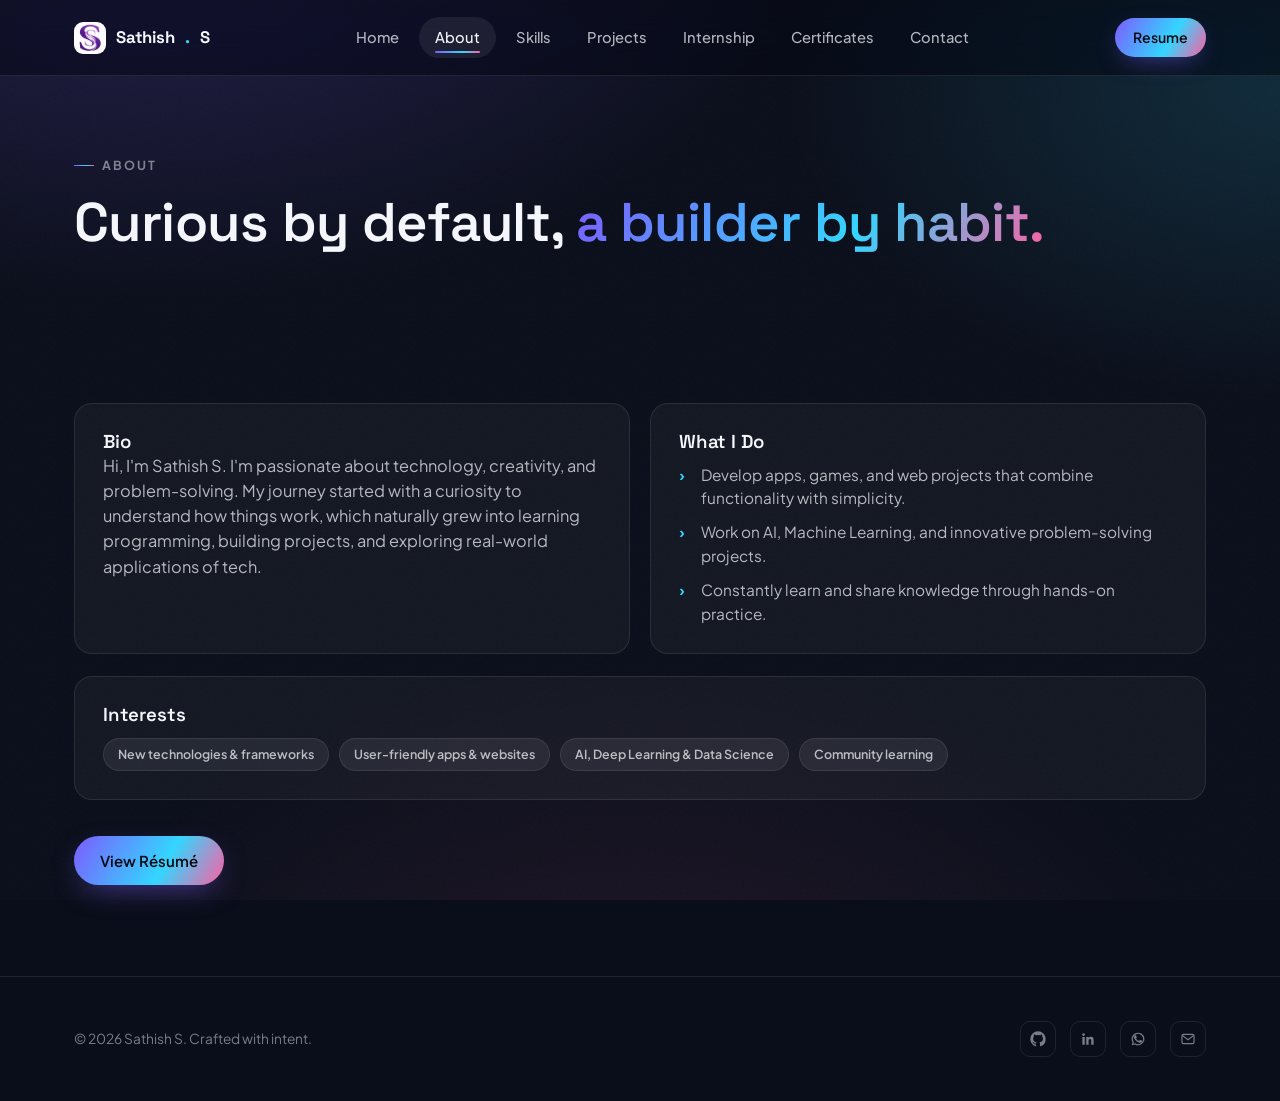
<file: about.html>
<!doctype html>
<html lang="en">
<head>
<meta charset="UTF-8" />
<meta name="viewport" content="width=device-width, initial-scale=1.0" />
<title>About · Sathish S | Portfolio</title>
<meta name="description" content="About Sathish S — background, focus areas, and what drives the work." />
<meta name="theme-color" content="#05070d" />
<link rel="icon" href="assets/images/logo.png" />
<link rel="manifest" href="assets/manifest.json" />
<link rel="preconnect" href="https://fonts.googleapis.com" />
<link rel="stylesheet" href="assets/css/tokens.css" />
<link rel="stylesheet" href="assets/css/base.css" />
<link rel="stylesheet" href="assets/css/components.css" />
<link rel="stylesheet" href="assets/css/animations.css" />
<link rel="stylesheet" href="assets/css/layout.css" />
<link rel="stylesheet" href="assets/css/certificates.css" />

<meta property="og:title" content="About · Sathish S | Portfolio" />
<meta property="og:description" content="About Sathish S — background, focus areas, and what drives the work." />
<meta property="og:type" content="website" />

</head>
<body>
<a class="skip-link" href="#main">Skip to content</a>
<div class="ambient-bg"></div>
<div class="noise"></div>
<nav class="nav">
  <div class="nav-inner">
    <a class="brand" href="home.html"><img src="assets/images/logo.png" alt="Sathish S logo" />Sathish<span class="dot">.</span>S</a>
    <div class="nav-links">
      <a href="home.html">Home</a>
<a href="about.html">About</a>
<a href="skills.html">Skills</a>
<a href="projects.html">Projects</a>
<a href="internship.html">Internship</a>
<a href="certificates.html">Certificates</a>
<a href="contact.html">Contact</a>
    </div>
    <a class="nav-cta" href="assets/docs/resume.pdf" target="_blank" rel="noopener">Resume</a>
    <button class="nav-toggle" aria-label="Toggle menu" aria-expanded="false"><svg viewBox="0 0 24 24" fill="none" stroke="currentColor" stroke-width="1.8" stroke-linecap="round"><path d="M4 7h16M4 12h16M4 17h16"/></svg></button>
  </div>
</nav>
<main id="main">

<section class="page-hero">
  <div class="container">
    <p class="eyebrow" data-reveal>About</p>
    <h1 data-reveal>Curious by default, <span class="gradient-text">a builder by habit.</span></h1>
  </div>
</section>

<section class="section-tight">
  <div class="container about-grid">
    <div class="card" data-reveal="left">
      <h3>Bio</h3>
      <p class="section-sub">
        Hi, I'm Sathish S. I'm passionate about technology, creativity, and problem-solving.
        My journey started with a curiosity to understand how things work, which naturally grew
        into learning programming, building projects, and exploring real-world applications of tech.
      </p>
    </div>
    <div class="card" data-reveal="right">
      <h3>What I Do</h3>
      <ul class="check-list">
        <li>Develop apps, games, and web projects that combine functionality with simplicity.</li>
        <li>Work on AI, Machine Learning, and innovative problem-solving projects.</li>
        <li>Constantly learn and share knowledge through hands-on practice.</li>
      </ul>
    </div>
  </div>

  <div class="container">
    <div class="card" data-reveal style="margin-top:22px;">
      <h3>Interests</h3>
      <div class="tag-row">
        <span class="pill">New technologies &amp; frameworks</span>
        <span class="pill">User-friendly apps &amp; websites</span>
        <span class="pill">AI, Deep Learning &amp; Data Science</span>
        <span class="pill">Community learning</span>
      </div>
    </div>
  </div>

  <div class="container" style="margin-top:36px;">
    <a class="btn btn-primary" href="assets/docs/resume.pdf" target="_blank" rel="noopener" data-reveal>View Résumé</a>
  </div>
</section>

</main>
<footer class="site-footer">
  <div class="container footer-inner">
    <span>&copy; <span data-year></span> Sathish S. Crafted with intent.</span>
    <div class="footer-social">
      <a href="https://github.com/sathish98-Subramani" target="_blank" rel="noopener" aria-label="GitHub"><svg viewBox="0 0 24 24" fill="currentColor"><path d="M12 .5A11.5 11.5 0 0 0 .5 12c0 5.08 3.29 9.39 7.86 10.91.57.1.78-.25.78-.55v-2.14c-3.2.7-3.87-1.36-3.87-1.36-.53-1.34-1.29-1.7-1.29-1.7-1.05-.72.08-.71.08-.71 1.16.08 1.77 1.19 1.77 1.19 1.03 1.77 2.71 1.26 3.37.96.1-.75.4-1.26.73-1.55-2.56-.29-5.25-1.28-5.25-5.7 0-1.26.45-2.29 1.19-3.09-.12-.29-.52-1.47.11-3.06 0 0 .97-.31 3.18 1.18a11.1 11.1 0 0 1 5.8 0c2.2-1.49 3.17-1.18 3.17-1.18.64 1.59.24 2.77.12 3.06.74.8 1.18 1.83 1.18 3.09 0 4.43-2.7 5.4-5.27 5.68.41.36.78 1.06.78 2.14v3.17c0 .3.21.66.79.55A11.5 11.5 0 0 0 23.5 12 11.5 11.5 0 0 0 12 .5Z"/></svg></a>
      <a href="https://www.linkedin.com/in/sathish-s-458304309" target="_blank" rel="noopener" aria-label="LinkedIn"><svg viewBox="0 0 24 24" fill="currentColor"><path d="M20.45 20.45h-3.56v-5.57c0-1.33-.02-3.04-1.85-3.04-1.86 0-2.14 1.45-2.14 2.94v5.67H9.34V9h3.41v1.56h.05c.48-.9 1.64-1.85 3.37-1.85 3.6 0 4.27 2.37 4.27 5.45v6.29ZM5.34 7.43a2.07 2.07 0 1 1 0-4.14 2.07 2.07 0 0 1 0 4.14ZM7.12 20.45H3.56V9h3.56v11.45Z"/></svg></a>
      <a href="https://wa.me/919941293589" target="_blank" rel="noopener" aria-label="WhatsApp"><svg viewBox="0 0 24 24" fill="currentColor"><path d="M17.47 14.38c-.3-.15-1.76-.87-2.03-.97-.27-.1-.47-.15-.67.15-.2.3-.77.97-.94 1.17-.17.2-.35.22-.65.07-.3-.15-1.25-.46-2.38-1.47-.88-.78-1.47-1.75-1.65-2.05-.17-.3-.02-.46.13-.61.13-.13.3-.35.45-.52.15-.17.2-.3.3-.5.1-.2.05-.37-.02-.52-.08-.15-.67-1.62-.92-2.21-.24-.58-.49-.5-.67-.51h-.57c-.2 0-.52.07-.79.37-.27.3-1.04 1.02-1.04 2.48s1.07 2.87 1.22 3.07c.15.2 2.1 3.2 5.08 4.49.71.31 1.26.49 1.69.63.71.23 1.36.2 1.87.12.57-.08 1.76-.72 2.01-1.42.25-.7.25-1.3.17-1.42-.07-.13-.27-.2-.57-.35Z"/><path d="M12 2.5a9.5 9.5 0 0 0-8.2 14.3L2.5 21.5l4.83-1.27A9.5 9.5 0 1 0 12 2.5Zm0 17.2a7.6 7.6 0 0 1-3.9-1.07l-.28-.17-2.85.75.76-2.78-.18-.28A7.68 7.68 0 1 1 12 19.7Z"/></svg></a>
      <a href="mailto:karthi99412@gmail.com" aria-label="Email"><svg viewBox="0 0 24 24" fill="none" stroke="currentColor" stroke-width="1.7"><rect x="3" y="5" width="18" height="14" rx="2"/><path d="m4 7 8 6 8-6"/></svg></a>
    </div>
  </div>
</footer>
<script src="assets/js/main.js"></script>

</body>
</html>
</file>
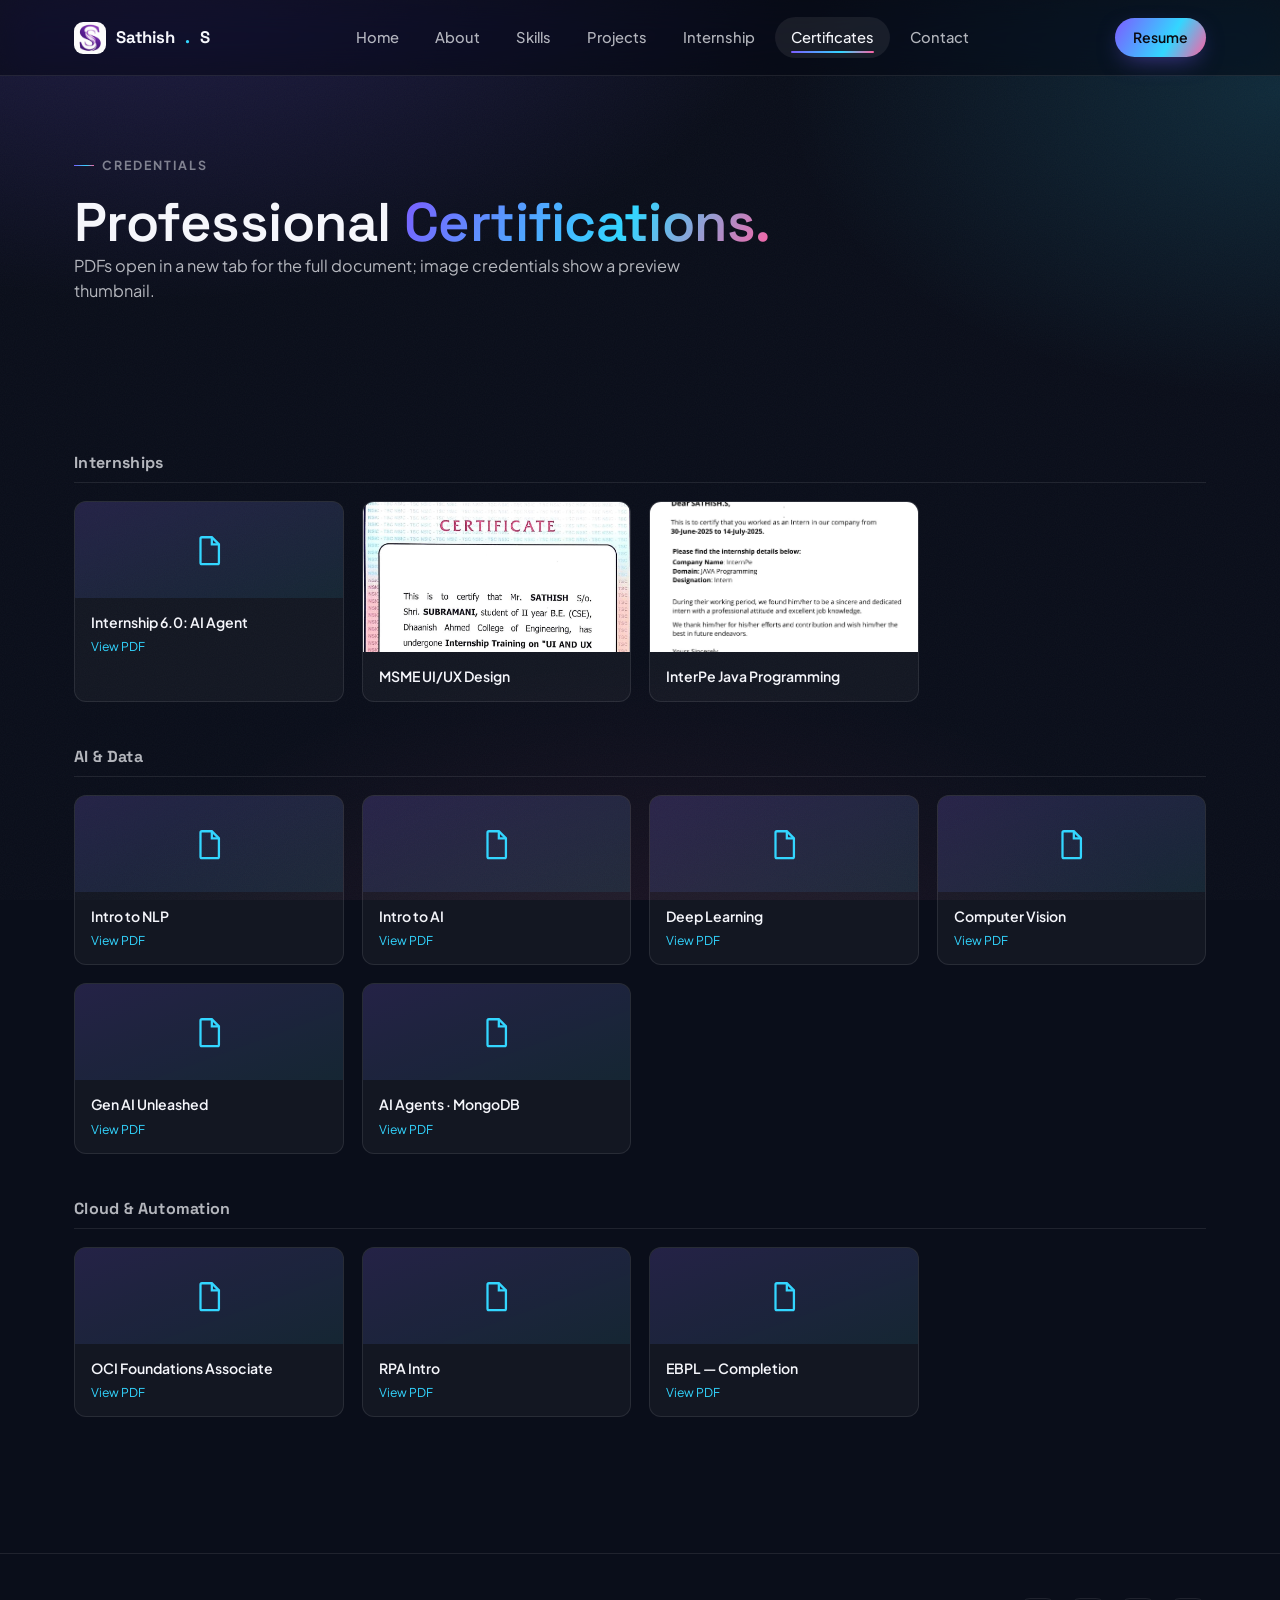
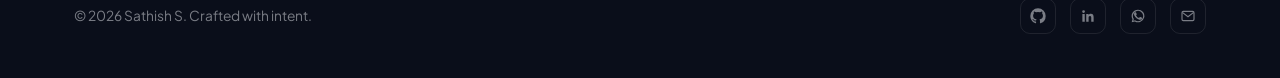
<file: certificates.html>
<!doctype html>
<html lang="en">
<head>
<meta charset="UTF-8" />
<meta name="viewport" content="width=device-width, initial-scale=1.0" />
<title>Certificates · Sathish S | Portfolio</title>
<meta name="description" content="Professional certifications earned by Sathish S." />
<meta name="theme-color" content="#05070d" />
<link rel="icon" href="assets/images/logo.png" />
<link rel="manifest" href="assets/manifest.json" />
<link rel="preconnect" href="https://fonts.googleapis.com" />
<link rel="stylesheet" href="assets/css/tokens.css" />
<link rel="stylesheet" href="assets/css/base.css" />
<link rel="stylesheet" href="assets/css/components.css" />
<link rel="stylesheet" href="assets/css/animations.css" />
<link rel="stylesheet" href="assets/css/layout.css" />
<link rel="stylesheet" href="assets/css/certificates.css" />

<meta property="og:title" content="Certificates · Sathish S | Portfolio" />
<meta property="og:description" content="Professional certifications earned by Sathish S." />
<meta property="og:type" content="website" />

</head>
<body>
<a class="skip-link" href="#main">Skip to content</a>
<div class="ambient-bg"></div>
<div class="noise"></div>
<nav class="nav">
  <div class="nav-inner">
    <a class="brand" href="home.html"><img src="assets/images/logo.png" alt="Sathish S logo" />Sathish<span class="dot">.</span>S</a>
    <div class="nav-links">
      <a href="home.html">Home</a>
<a href="about.html">About</a>
<a href="skills.html">Skills</a>
<a href="projects.html">Projects</a>
<a href="internship.html">Internship</a>
<a href="certificates.html">Certificates</a>
<a href="contact.html">Contact</a>
    </div>
    <a class="nav-cta" href="assets/docs/resume.pdf" target="_blank" rel="noopener">Resume</a>
    <button class="nav-toggle" aria-label="Toggle menu" aria-expanded="false"><svg viewBox="0 0 24 24" fill="none" stroke="currentColor" stroke-width="1.8" stroke-linecap="round"><path d="M4 7h16M4 12h16M4 17h16"/></svg></button>
  </div>
</nav>
<main id="main">

<section class="page-hero">
  <div class="container">
    <p class="eyebrow" data-reveal>Credentials</p>
    <h1 data-reveal>Professional <span class="gradient-text">Certifications.</span></h1>
    <p class="section-sub" data-reveal data-reveal-delay="80">
      PDFs open in a new tab for the full document; image credentials show a preview thumbnail.
    </p>
  </div>
</section>

<section class="section-tight">
  <div class="container" id="certificates-root">
    <noscript>JavaScript is required to display the certificate grid.</noscript>
  </div>
</section>

</main>
<footer class="site-footer">
  <div class="container footer-inner">
    <span>&copy; <span data-year></span> Sathish S. Crafted with intent.</span>
    <div class="footer-social">
      <a href="https://github.com/sathish98-Subramani" target="_blank" rel="noopener" aria-label="GitHub"><svg viewBox="0 0 24 24" fill="currentColor"><path d="M12 .5A11.5 11.5 0 0 0 .5 12c0 5.08 3.29 9.39 7.86 10.91.57.1.78-.25.78-.55v-2.14c-3.2.7-3.87-1.36-3.87-1.36-.53-1.34-1.29-1.7-1.29-1.7-1.05-.72.08-.71.08-.71 1.16.08 1.77 1.19 1.77 1.19 1.03 1.77 2.71 1.26 3.37.96.1-.75.4-1.26.73-1.55-2.56-.29-5.25-1.28-5.25-5.7 0-1.26.45-2.29 1.19-3.09-.12-.29-.52-1.47.11-3.06 0 0 .97-.31 3.18 1.18a11.1 11.1 0 0 1 5.8 0c2.2-1.49 3.17-1.18 3.17-1.18.64 1.59.24 2.77.12 3.06.74.8 1.18 1.83 1.18 3.09 0 4.43-2.7 5.4-5.27 5.68.41.36.78 1.06.78 2.14v3.17c0 .3.21.66.79.55A11.5 11.5 0 0 0 23.5 12 11.5 11.5 0 0 0 12 .5Z"/></svg></a>
      <a href="https://www.linkedin.com/in/sathish-s-458304309" target="_blank" rel="noopener" aria-label="LinkedIn"><svg viewBox="0 0 24 24" fill="currentColor"><path d="M20.45 20.45h-3.56v-5.57c0-1.33-.02-3.04-1.85-3.04-1.86 0-2.14 1.45-2.14 2.94v5.67H9.34V9h3.41v1.56h.05c.48-.9 1.64-1.85 3.37-1.85 3.6 0 4.27 2.37 4.27 5.45v6.29ZM5.34 7.43a2.07 2.07 0 1 1 0-4.14 2.07 2.07 0 0 1 0 4.14ZM7.12 20.45H3.56V9h3.56v11.45Z"/></svg></a>
      <a href="https://wa.me/919941293589" target="_blank" rel="noopener" aria-label="WhatsApp"><svg viewBox="0 0 24 24" fill="currentColor"><path d="M17.47 14.38c-.3-.15-1.76-.87-2.03-.97-.27-.1-.47-.15-.67.15-.2.3-.77.97-.94 1.17-.17.2-.35.22-.65.07-.3-.15-1.25-.46-2.38-1.47-.88-.78-1.47-1.75-1.65-2.05-.17-.3-.02-.46.13-.61.13-.13.3-.35.45-.52.15-.17.2-.3.3-.5.1-.2.05-.37-.02-.52-.08-.15-.67-1.62-.92-2.21-.24-.58-.49-.5-.67-.51h-.57c-.2 0-.52.07-.79.37-.27.3-1.04 1.02-1.04 2.48s1.07 2.87 1.22 3.07c.15.2 2.1 3.2 5.08 4.49.71.31 1.26.49 1.69.63.71.23 1.36.2 1.87.12.57-.08 1.76-.72 2.01-1.42.25-.7.25-1.3.17-1.42-.07-.13-.27-.2-.57-.35Z"/><path d="M12 2.5a9.5 9.5 0 0 0-8.2 14.3L2.5 21.5l4.83-1.27A9.5 9.5 0 1 0 12 2.5Zm0 17.2a7.6 7.6 0 0 1-3.9-1.07l-.28-.17-2.85.75.76-2.78-.18-.28A7.68 7.68 0 1 1 12 19.7Z"/></svg></a>
      <a href="mailto:karthi99412@gmail.com" aria-label="Email"><svg viewBox="0 0 24 24" fill="none" stroke="currentColor" stroke-width="1.7"><rect x="3" y="5" width="18" height="14" rx="2"/><path d="m4 7 8 6 8-6"/></svg></a>
    </div>
  </div>
</footer>
<script src="assets/js/main.js"></script>
<script src="assets/js/certificates.js"></script>
</body>
</html>
</file>
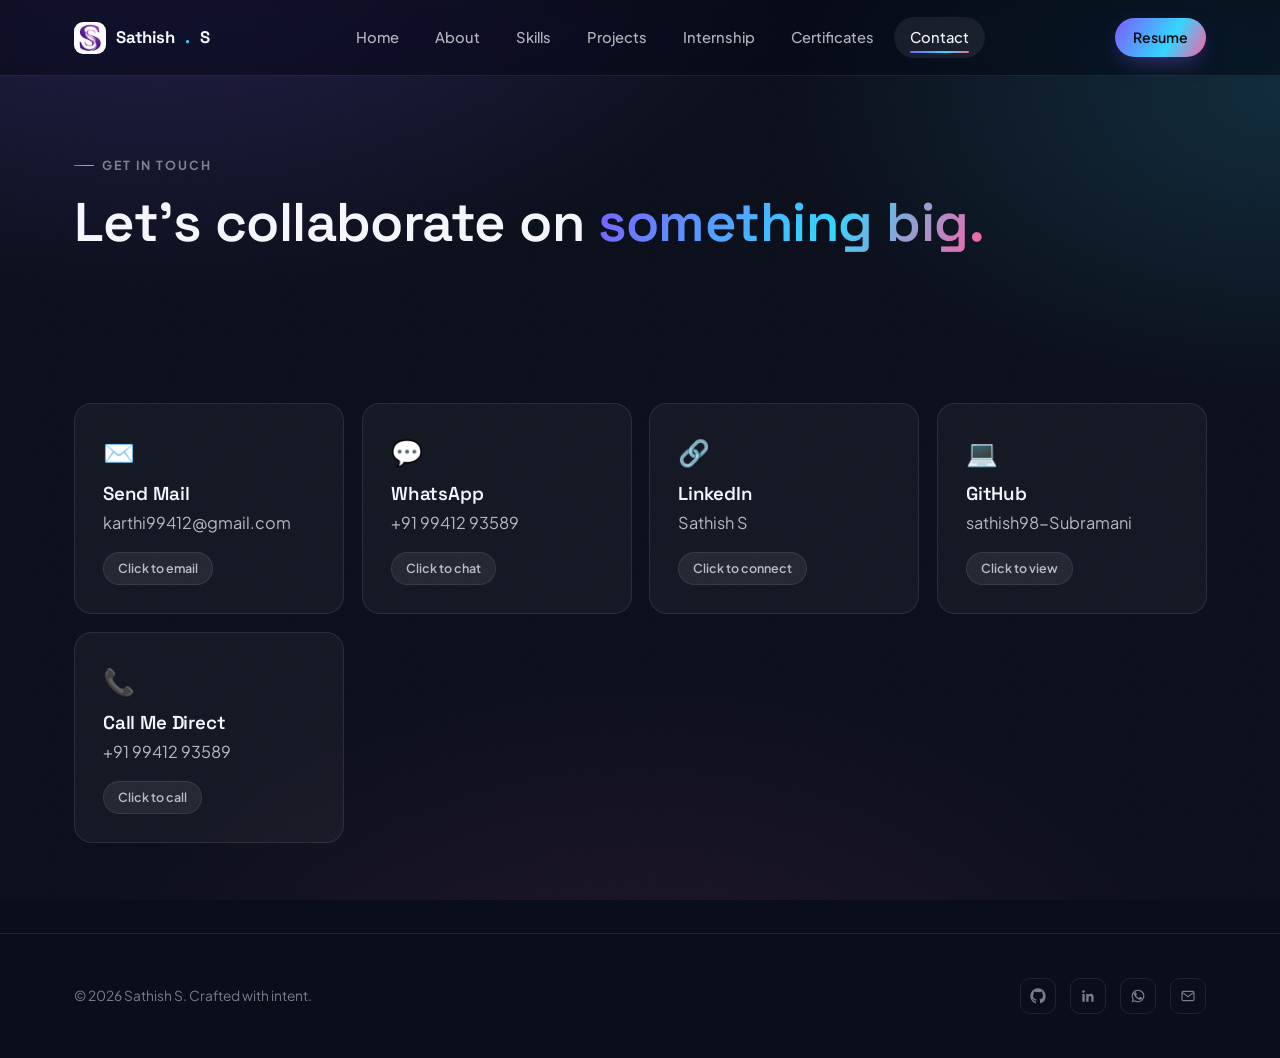
<file: contact.html>
<!doctype html>
<html lang="en">
<head>
<meta charset="UTF-8" />
<meta name="viewport" content="width=device-width, initial-scale=1.0" />
<title>Contact · Sathish S | Portfolio</title>
<meta name="description" content="Get in touch with Sathish S via email, WhatsApp, LinkedIn or GitHub." />
<meta name="theme-color" content="#05070d" />
<link rel="icon" href="assets/images/logo.png" />
<link rel="manifest" href="assets/manifest.json" />
<link rel="preconnect" href="https://fonts.googleapis.com" />
<link rel="stylesheet" href="assets/css/tokens.css" />
<link rel="stylesheet" href="assets/css/base.css" />
<link rel="stylesheet" href="assets/css/components.css" />
<link rel="stylesheet" href="assets/css/animations.css" />
<link rel="stylesheet" href="assets/css/layout.css" />
<link rel="stylesheet" href="assets/css/certificates.css" />

<meta property="og:title" content="Contact · Sathish S | Portfolio" />
<meta property="og:description" content="Get in touch with Sathish S via email, WhatsApp, LinkedIn or GitHub." />
<meta property="og:type" content="website" />

</head>
<body>
<a class="skip-link" href="#main">Skip to content</a>
<div class="ambient-bg"></div>
<div class="noise"></div>
<nav class="nav">
  <div class="nav-inner">
    <a class="brand" href="home.html"><img src="assets/images/logo.png" alt="Sathish S logo" />Sathish<span class="dot">.</span>S</a>
    <div class="nav-links">
      <a href="home.html">Home</a>
<a href="about.html">About</a>
<a href="skills.html">Skills</a>
<a href="projects.html">Projects</a>
<a href="internship.html">Internship</a>
<a href="certificates.html">Certificates</a>
<a href="contact.html">Contact</a>
    </div>
    <a class="nav-cta" href="assets/docs/resume.pdf" target="_blank" rel="noopener">Resume</a>
    <button class="nav-toggle" aria-label="Toggle menu" aria-expanded="false"><svg viewBox="0 0 24 24" fill="none" stroke="currentColor" stroke-width="1.8" stroke-linecap="round"><path d="M4 7h16M4 12h16M4 17h16"/></svg></button>
  </div>
</nav>
<main id="main">

<section class="page-hero">
  <div class="container">
    <p class="eyebrow" data-reveal>Get In Touch</p>
    <h1 data-reveal>Let's collaborate on <span class="gradient-text">something big.</span></h1>
  </div>
</section>

<section class="section-tight">
  <div class="container contact-grid">

    <a class="card contact-card tilt" href="mailto:karthi99412@gmail.com" data-reveal>
      <span class="contact-icon">✉️</span>
      <h3>Send Mail</h3>
      <p class="section-sub">karthi99412@gmail.com</p>
      <span class="pill">Click to email</span>
    </a>

    <a class="card contact-card tilt" href="https://wa.me/919941293589" target="_blank" rel="noopener" data-reveal data-reveal-delay="60">
      <span class="contact-icon">💬</span>
      <h3>WhatsApp</h3>
      <p class="section-sub">+91 99412 93589</p>
      <span class="pill">Click to chat</span>
    </a>

    <a class="card contact-card tilt" href="https://www.linkedin.com/in/sathish-s-458304309" target="_blank" rel="noopener" data-reveal data-reveal-delay="120">
      <span class="contact-icon">🔗</span>
      <h3>LinkedIn</h3>
      <p class="section-sub">Sathish S</p>
      <span class="pill">Click to connect</span>
    </a>

    <a class="card contact-card tilt" href="https://github.com/sathish98-Subramani" target="_blank" rel="noopener" data-reveal data-reveal-delay="180">
      <span class="contact-icon">💻</span>
      <h3>GitHub</h3>
      <p class="section-sub">sathish98-Subramani</p>
      <span class="pill">Click to view</span>
    </a>

    <a class="card contact-card tilt" href="tel:+919941293589" data-reveal data-reveal-delay="240">
      <span class="contact-icon">📞</span>
      <h3>Call Me Direct</h3>
      <p class="section-sub">+91 99412 93589</p>
      <span class="pill">Click to call</span>
    </a>

  </div>
</section>

</main>
<footer class="site-footer">
  <div class="container footer-inner">
    <span>&copy; <span data-year></span> Sathish S. Crafted with intent.</span>
    <div class="footer-social">
      <a href="https://github.com/sathish98-Subramani" target="_blank" rel="noopener" aria-label="GitHub"><svg viewBox="0 0 24 24" fill="currentColor"><path d="M12 .5A11.5 11.5 0 0 0 .5 12c0 5.08 3.29 9.39 7.86 10.91.57.1.78-.25.78-.55v-2.14c-3.2.7-3.87-1.36-3.87-1.36-.53-1.34-1.29-1.7-1.29-1.7-1.05-.72.08-.71.08-.71 1.16.08 1.77 1.19 1.77 1.19 1.03 1.77 2.71 1.26 3.37.96.1-.75.4-1.26.73-1.55-2.56-.29-5.25-1.28-5.25-5.7 0-1.26.45-2.29 1.19-3.09-.12-.29-.52-1.47.11-3.06 0 0 .97-.31 3.18 1.18a11.1 11.1 0 0 1 5.8 0c2.2-1.49 3.17-1.18 3.17-1.18.64 1.59.24 2.77.12 3.06.74.8 1.18 1.83 1.18 3.09 0 4.43-2.7 5.4-5.27 5.68.41.36.78 1.06.78 2.14v3.17c0 .3.21.66.79.55A11.5 11.5 0 0 0 23.5 12 11.5 11.5 0 0 0 12 .5Z"/></svg></a>
      <a href="https://www.linkedin.com/in/sathish-s-458304309" target="_blank" rel="noopener" aria-label="LinkedIn"><svg viewBox="0 0 24 24" fill="currentColor"><path d="M20.45 20.45h-3.56v-5.57c0-1.33-.02-3.04-1.85-3.04-1.86 0-2.14 1.45-2.14 2.94v5.67H9.34V9h3.41v1.56h.05c.48-.9 1.64-1.85 3.37-1.85 3.6 0 4.27 2.37 4.27 5.45v6.29ZM5.34 7.43a2.07 2.07 0 1 1 0-4.14 2.07 2.07 0 0 1 0 4.14ZM7.12 20.45H3.56V9h3.56v11.45Z"/></svg></a>
      <a href="https://wa.me/919941293589" target="_blank" rel="noopener" aria-label="WhatsApp"><svg viewBox="0 0 24 24" fill="currentColor"><path d="M17.47 14.38c-.3-.15-1.76-.87-2.03-.97-.27-.1-.47-.15-.67.15-.2.3-.77.97-.94 1.17-.17.2-.35.22-.65.07-.3-.15-1.25-.46-2.38-1.47-.88-.78-1.47-1.75-1.65-2.05-.17-.3-.02-.46.13-.61.13-.13.3-.35.45-.52.15-.17.2-.3.3-.5.1-.2.05-.37-.02-.52-.08-.15-.67-1.62-.92-2.21-.24-.58-.49-.5-.67-.51h-.57c-.2 0-.52.07-.79.37-.27.3-1.04 1.02-1.04 2.48s1.07 2.87 1.22 3.07c.15.2 2.1 3.2 5.08 4.49.71.31 1.26.49 1.69.63.71.23 1.36.2 1.87.12.57-.08 1.76-.72 2.01-1.42.25-.7.25-1.3.17-1.42-.07-.13-.27-.2-.57-.35Z"/><path d="M12 2.5a9.5 9.5 0 0 0-8.2 14.3L2.5 21.5l4.83-1.27A9.5 9.5 0 1 0 12 2.5Zm0 17.2a7.6 7.6 0 0 1-3.9-1.07l-.28-.17-2.85.75.76-2.78-.18-.28A7.68 7.68 0 1 1 12 19.7Z"/></svg></a>
      <a href="mailto:karthi99412@gmail.com" aria-label="Email"><svg viewBox="0 0 24 24" fill="none" stroke="currentColor" stroke-width="1.7"><rect x="3" y="5" width="18" height="14" rx="2"/><path d="m4 7 8 6 8-6"/></svg></a>
    </div>
  </div>
</footer>
<script src="assets/js/main.js"></script>

</body>
</html>
</file>
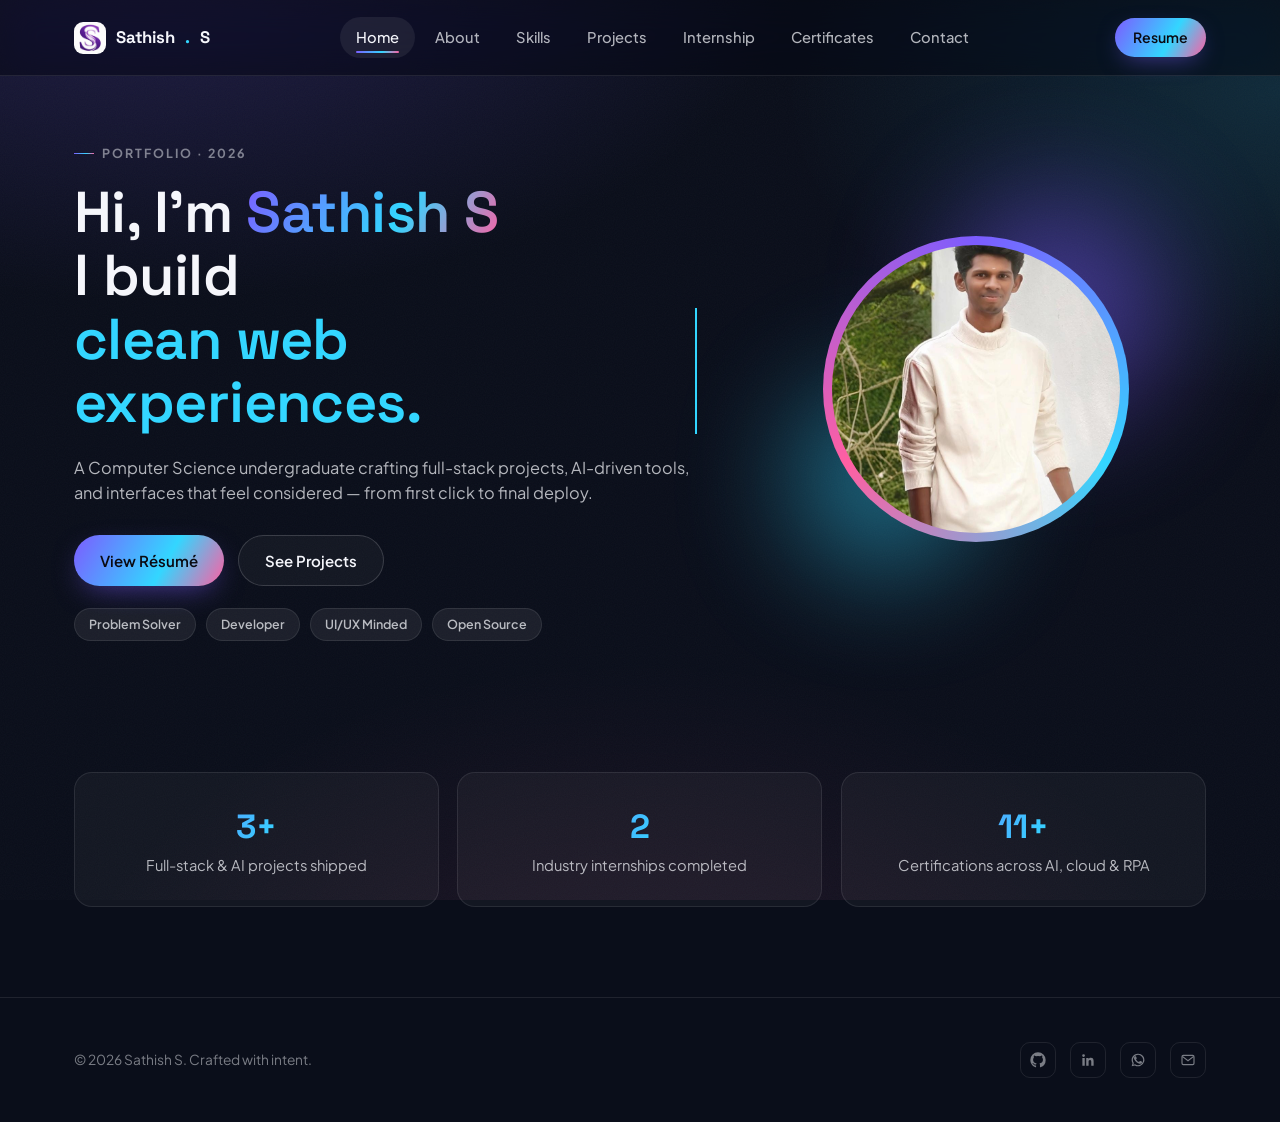
<file: home.html>
<!doctype html>
<html lang="en">
<head>
<meta charset="UTF-8" />
<meta name="viewport" content="width=device-width, initial-scale=1.0" />
<title>Home · Sathish S | Portfolio</title>
<meta name="description" content="Sathish S — Computer Science undergraduate building full-stack and AI-driven projects." />
<meta name="theme-color" content="#05070d" />
<link rel="icon" href="assets/images/logo.png" />
<link rel="manifest" href="assets/manifest.json" />
<link rel="preconnect" href="https://fonts.googleapis.com" />
<link rel="stylesheet" href="assets/css/tokens.css" />
<link rel="stylesheet" href="assets/css/base.css" />
<link rel="stylesheet" href="assets/css/components.css" />
<link rel="stylesheet" href="assets/css/animations.css" />
<link rel="stylesheet" href="assets/css/layout.css" />
<link rel="stylesheet" href="assets/css/certificates.css" />

<meta property="og:title" content="Home · Sathish S | Portfolio" />
<meta property="og:description" content="Sathish S — Computer Science undergraduate building full-stack and AI-driven projects." />
<meta property="og:type" content="website" />

</head>
<body>
<a class="skip-link" href="#main">Skip to content</a>
<div class="ambient-bg"></div>
<div class="noise"></div>
<nav class="nav">
  <div class="nav-inner">
    <a class="brand" href="home.html"><img src="assets/images/logo.png" alt="Sathish S logo" />Sathish<span class="dot">.</span>S</a>
    <div class="nav-links">
      <a href="home.html">Home</a>
<a href="about.html">About</a>
<a href="skills.html">Skills</a>
<a href="projects.html">Projects</a>
<a href="internship.html">Internship</a>
<a href="certificates.html">Certificates</a>
<a href="contact.html">Contact</a>
    </div>
    <a class="nav-cta" href="assets/docs/resume.pdf" target="_blank" rel="noopener">Resume</a>
    <button class="nav-toggle" aria-label="Toggle menu" aria-expanded="false"><svg viewBox="0 0 24 24" fill="none" stroke="currentColor" stroke-width="1.8" stroke-linecap="round"><path d="M4 7h16M4 12h16M4 17h16"/></svg></button>
  </div>
</nav>
<main id="main">

<section class="hero">
  <div class="container hero-grid">
    <div>
      <p class="eyebrow" data-reveal>Portfolio · 2026</p>
      <h1 data-reveal>
        Hi, I'm <span class="gradient-text">Sathish S</span><br />
        I build <span class="role-type" id="role-type">clean web experiences</span>
      </h1>
      <p class="section-sub" data-reveal data-reveal-delay="80">
        A Computer Science undergraduate crafting full-stack projects, AI-driven tools,
        and interfaces that feel considered — from first click to final deploy.
      </p>
      <div class="hero-actions" data-reveal data-reveal-delay="160">
        <a class="btn btn-primary" href="assets/docs/resume.pdf" target="_blank" rel="noopener">View Résumé</a>
        <a class="btn btn-ghost" href="projects.html">See Projects</a>
      </div>
      <div class="hero-roles" data-reveal data-reveal-delay="220">
        <span class="pill">Problem Solver</span>
        <span class="pill">Developer</span>
        <span class="pill">UI/UX Minded</span>
        <span class="pill">Open Source</span>
      </div>
    </div>
    <div class="hero-portrait" data-reveal="scale" data-reveal-delay="120">
      <div class="glow-ring">
        <img src="assets/images/sathish-profile.jpeg" alt="Portrait of Sathish S" />
      </div>
      <span class="blob" style="width:220px;height:220px;top:-40px;right:-40px;background:var(--accent-a);"></span>
      <span class="blob" style="width:180px;height:180px;bottom:-30px;left:-30px;background:var(--accent-b);animation-delay:1.5s;"></span>
    </div>
  </div>
</section>

<section class="section-tight">
  <div class="container stats-grid">
    <div class="card" data-reveal data-reveal-delay="0"><strong>3+</strong><span>Full-stack &amp; AI projects shipped</span></div>
    <div class="card" data-reveal data-reveal-delay="60"><strong>2</strong><span>Industry internships completed</span></div>
    <div class="card" data-reveal data-reveal-delay="120"><strong>11+</strong><span>Certifications across AI, cloud &amp; RPA</span></div>
  </div>
</section>

</main>
<footer class="site-footer">
  <div class="container footer-inner">
    <span>&copy; <span data-year></span> Sathish S. Crafted with intent.</span>
    <div class="footer-social">
      <a href="https://github.com/sathish98-Subramani" target="_blank" rel="noopener" aria-label="GitHub"><svg viewBox="0 0 24 24" fill="currentColor"><path d="M12 .5A11.5 11.5 0 0 0 .5 12c0 5.08 3.29 9.39 7.86 10.91.57.1.78-.25.78-.55v-2.14c-3.2.7-3.87-1.36-3.87-1.36-.53-1.34-1.29-1.7-1.29-1.7-1.05-.72.08-.71.08-.71 1.16.08 1.77 1.19 1.77 1.19 1.03 1.77 2.71 1.26 3.37.96.1-.75.4-1.26.73-1.55-2.56-.29-5.25-1.28-5.25-5.7 0-1.26.45-2.29 1.19-3.09-.12-.29-.52-1.47.11-3.06 0 0 .97-.31 3.18 1.18a11.1 11.1 0 0 1 5.8 0c2.2-1.49 3.17-1.18 3.17-1.18.64 1.59.24 2.77.12 3.06.74.8 1.18 1.83 1.18 3.09 0 4.43-2.7 5.4-5.27 5.68.41.36.78 1.06.78 2.14v3.17c0 .3.21.66.79.55A11.5 11.5 0 0 0 23.5 12 11.5 11.5 0 0 0 12 .5Z"/></svg></a>
      <a href="https://www.linkedin.com/in/sathish-s-458304309" target="_blank" rel="noopener" aria-label="LinkedIn"><svg viewBox="0 0 24 24" fill="currentColor"><path d="M20.45 20.45h-3.56v-5.57c0-1.33-.02-3.04-1.85-3.04-1.86 0-2.14 1.45-2.14 2.94v5.67H9.34V9h3.41v1.56h.05c.48-.9 1.64-1.85 3.37-1.85 3.6 0 4.27 2.37 4.27 5.45v6.29ZM5.34 7.43a2.07 2.07 0 1 1 0-4.14 2.07 2.07 0 0 1 0 4.14ZM7.12 20.45H3.56V9h3.56v11.45Z"/></svg></a>
      <a href="https://wa.me/919941293589" target="_blank" rel="noopener" aria-label="WhatsApp"><svg viewBox="0 0 24 24" fill="currentColor"><path d="M17.47 14.38c-.3-.15-1.76-.87-2.03-.97-.27-.1-.47-.15-.67.15-.2.3-.77.97-.94 1.17-.17.2-.35.22-.65.07-.3-.15-1.25-.46-2.38-1.47-.88-.78-1.47-1.75-1.65-2.05-.17-.3-.02-.46.13-.61.13-.13.3-.35.45-.52.15-.17.2-.3.3-.5.1-.2.05-.37-.02-.52-.08-.15-.67-1.62-.92-2.21-.24-.58-.49-.5-.67-.51h-.57c-.2 0-.52.07-.79.37-.27.3-1.04 1.02-1.04 2.48s1.07 2.87 1.22 3.07c.15.2 2.1 3.2 5.08 4.49.71.31 1.26.49 1.69.63.71.23 1.36.2 1.87.12.57-.08 1.76-.72 2.01-1.42.25-.7.25-1.3.17-1.42-.07-.13-.27-.2-.57-.35Z"/><path d="M12 2.5a9.5 9.5 0 0 0-8.2 14.3L2.5 21.5l4.83-1.27A9.5 9.5 0 1 0 12 2.5Zm0 17.2a7.6 7.6 0 0 1-3.9-1.07l-.28-.17-2.85.75.76-2.78-.18-.28A7.68 7.68 0 1 1 12 19.7Z"/></svg></a>
      <a href="mailto:karthi99412@gmail.com" aria-label="Email"><svg viewBox="0 0 24 24" fill="none" stroke="currentColor" stroke-width="1.7"><rect x="3" y="5" width="18" height="14" rx="2"/><path d="m4 7 8 6 8-6"/></svg></a>
    </div>
  </div>
</footer>
<script src="assets/js/main.js"></script>
<script src="assets/js/typewriter.js"></script>
</body>
</html>
</file>
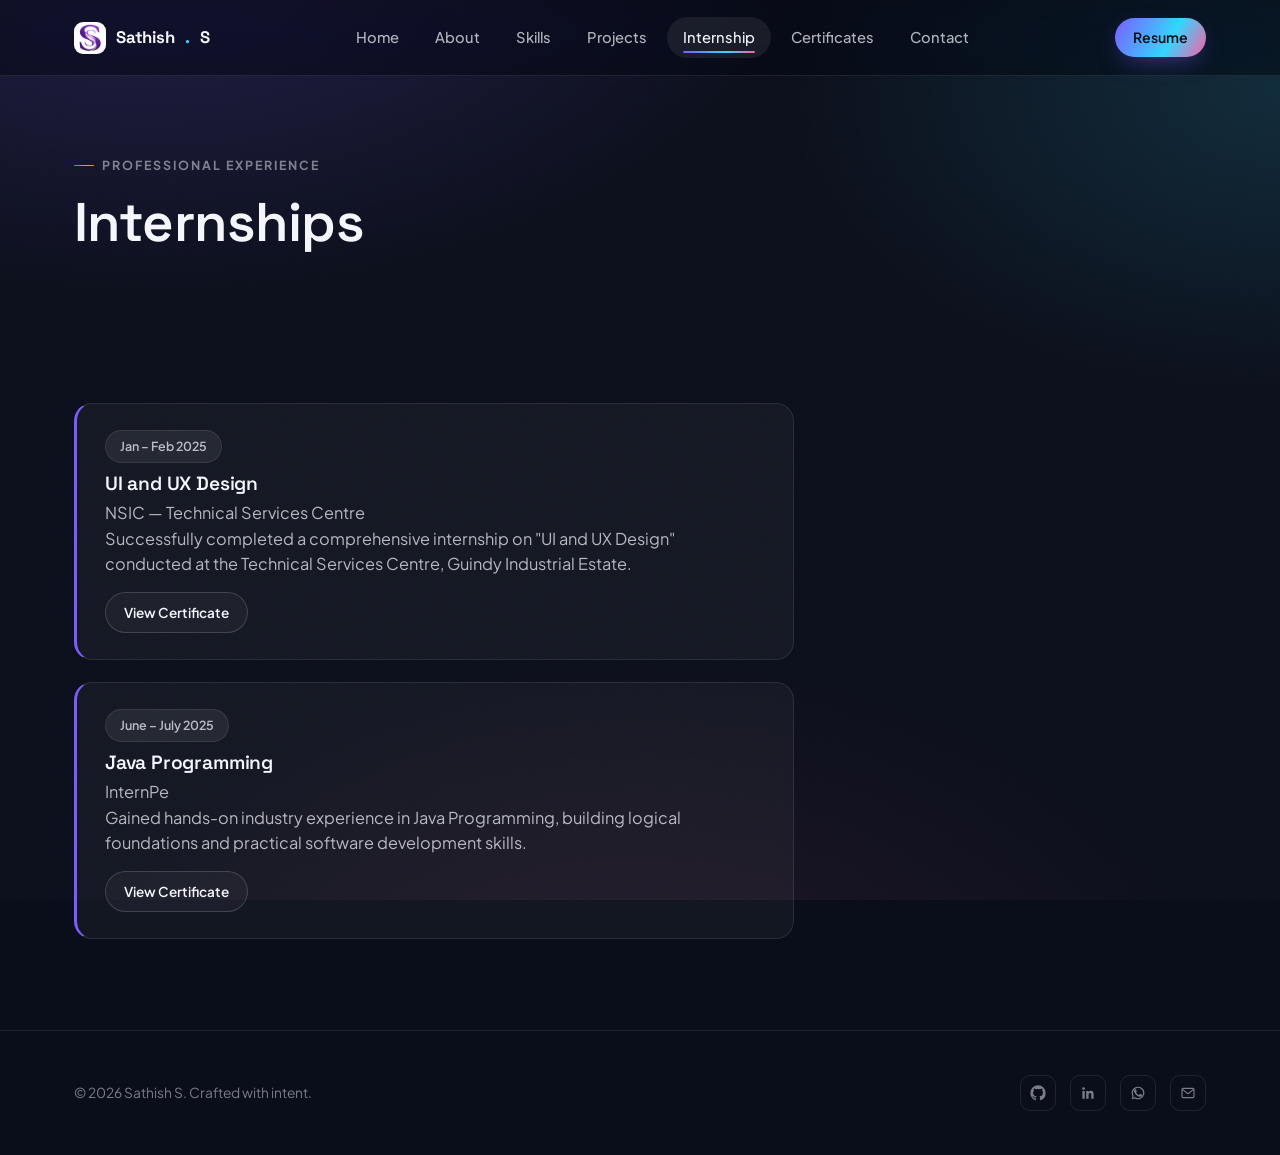
<file: internship.html>
<!doctype html>
<html lang="en">
<head>
<meta charset="UTF-8" />
<meta name="viewport" content="width=device-width, initial-scale=1.0" />
<title>Internships · Sathish S | Portfolio</title>
<meta name="description" content="Internship experience of Sathish S in UI/UX design and Java programming." />
<meta name="theme-color" content="#05070d" />
<link rel="icon" href="assets/images/logo.png" />
<link rel="manifest" href="assets/manifest.json" />
<link rel="preconnect" href="https://fonts.googleapis.com" />
<link rel="stylesheet" href="assets/css/tokens.css" />
<link rel="stylesheet" href="assets/css/base.css" />
<link rel="stylesheet" href="assets/css/components.css" />
<link rel="stylesheet" href="assets/css/animations.css" />
<link rel="stylesheet" href="assets/css/layout.css" />
<link rel="stylesheet" href="assets/css/certificates.css" />

<meta property="og:title" content="Internships · Sathish S | Portfolio" />
<meta property="og:description" content="Internship experience of Sathish S in UI/UX design and Java programming." />
<meta property="og:type" content="website" />

</head>
<body>
<a class="skip-link" href="#main">Skip to content</a>
<div class="ambient-bg"></div>
<div class="noise"></div>
<nav class="nav">
  <div class="nav-inner">
    <a class="brand" href="home.html"><img src="assets/images/logo.png" alt="Sathish S logo" />Sathish<span class="dot">.</span>S</a>
    <div class="nav-links">
      <a href="home.html">Home</a>
<a href="about.html">About</a>
<a href="skills.html">Skills</a>
<a href="projects.html">Projects</a>
<a href="internship.html">Internship</a>
<a href="certificates.html">Certificates</a>
<a href="contact.html">Contact</a>
    </div>
    <a class="nav-cta" href="assets/docs/resume.pdf" target="_blank" rel="noopener">Resume</a>
    <button class="nav-toggle" aria-label="Toggle menu" aria-expanded="false"><svg viewBox="0 0 24 24" fill="none" stroke="currentColor" stroke-width="1.8" stroke-linecap="round"><path d="M4 7h16M4 12h16M4 17h16"/></svg></button>
  </div>
</nav>
<main id="main">

<section class="page-hero">
  <div class="container">
    <p class="eyebrow" data-reveal>Professional Experience</p>
    <h1 data-reveal>Internships</h1>
  </div>
</section>

<section class="section-tight">
  <div class="container">
    <div class="timeline">

      <div class="timeline-item" data-reveal="left">
        <span class="pill">Jan – Feb 2025</span>
        <h3>UI and UX Design</h3>
        <p class="section-sub">NSIC — Technical Services Centre</p>
        <p class="section-sub">
          Successfully completed a comprehensive internship on "UI and UX Design" conducted at the
          Technical Services Centre, Guindy Industrial Estate.
        </p>
        <a class="btn btn-ghost" href="assets/certificates/msme-ui-ux-design.jpeg" target="_blank" rel="noopener">View Certificate</a>
      </div>

      <div class="timeline-item" data-reveal="left" data-reveal-delay="120">
        <span class="pill">June – July 2025</span>
        <h3>Java Programming</h3>
        <p class="section-sub">InternPe</p>
        <p class="section-sub">
          Gained hands-on industry experience in Java Programming, building logical foundations and
          practical software development skills.
        </p>
        <a class="btn btn-ghost" href="assets/certificates/interpe-java-programming.jpeg" target="_blank" rel="noopener">View Certificate</a>
      </div>

    </div>
  </div>
</section>

</main>
<footer class="site-footer">
  <div class="container footer-inner">
    <span>&copy; <span data-year></span> Sathish S. Crafted with intent.</span>
    <div class="footer-social">
      <a href="https://github.com/sathish98-Subramani" target="_blank" rel="noopener" aria-label="GitHub"><svg viewBox="0 0 24 24" fill="currentColor"><path d="M12 .5A11.5 11.5 0 0 0 .5 12c0 5.08 3.29 9.39 7.86 10.91.57.1.78-.25.78-.55v-2.14c-3.2.7-3.87-1.36-3.87-1.36-.53-1.34-1.29-1.7-1.29-1.7-1.05-.72.08-.71.08-.71 1.16.08 1.77 1.19 1.77 1.19 1.03 1.77 2.71 1.26 3.37.96.1-.75.4-1.26.73-1.55-2.56-.29-5.25-1.28-5.25-5.7 0-1.26.45-2.29 1.19-3.09-.12-.29-.52-1.47.11-3.06 0 0 .97-.31 3.18 1.18a11.1 11.1 0 0 1 5.8 0c2.2-1.49 3.17-1.18 3.17-1.18.64 1.59.24 2.77.12 3.06.74.8 1.18 1.83 1.18 3.09 0 4.43-2.7 5.4-5.27 5.68.41.36.78 1.06.78 2.14v3.17c0 .3.21.66.79.55A11.5 11.5 0 0 0 23.5 12 11.5 11.5 0 0 0 12 .5Z"/></svg></a>
      <a href="https://www.linkedin.com/in/sathish-s-458304309" target="_blank" rel="noopener" aria-label="LinkedIn"><svg viewBox="0 0 24 24" fill="currentColor"><path d="M20.45 20.45h-3.56v-5.57c0-1.33-.02-3.04-1.85-3.04-1.86 0-2.14 1.45-2.14 2.94v5.67H9.34V9h3.41v1.56h.05c.48-.9 1.64-1.85 3.37-1.85 3.6 0 4.27 2.37 4.27 5.45v6.29ZM5.34 7.43a2.07 2.07 0 1 1 0-4.14 2.07 2.07 0 0 1 0 4.14ZM7.12 20.45H3.56V9h3.56v11.45Z"/></svg></a>
      <a href="https://wa.me/919941293589" target="_blank" rel="noopener" aria-label="WhatsApp"><svg viewBox="0 0 24 24" fill="currentColor"><path d="M17.47 14.38c-.3-.15-1.76-.87-2.03-.97-.27-.1-.47-.15-.67.15-.2.3-.77.97-.94 1.17-.17.2-.35.22-.65.07-.3-.15-1.25-.46-2.38-1.47-.88-.78-1.47-1.75-1.65-2.05-.17-.3-.02-.46.13-.61.13-.13.3-.35.45-.52.15-.17.2-.3.3-.5.1-.2.05-.37-.02-.52-.08-.15-.67-1.62-.92-2.21-.24-.58-.49-.5-.67-.51h-.57c-.2 0-.52.07-.79.37-.27.3-1.04 1.02-1.04 2.48s1.07 2.87 1.22 3.07c.15.2 2.1 3.2 5.08 4.49.71.31 1.26.49 1.69.63.71.23 1.36.2 1.87.12.57-.08 1.76-.72 2.01-1.42.25-.7.25-1.3.17-1.42-.07-.13-.27-.2-.57-.35Z"/><path d="M12 2.5a9.5 9.5 0 0 0-8.2 14.3L2.5 21.5l4.83-1.27A9.5 9.5 0 1 0 12 2.5Zm0 17.2a7.6 7.6 0 0 1-3.9-1.07l-.28-.17-2.85.75.76-2.78-.18-.28A7.68 7.68 0 1 1 12 19.7Z"/></svg></a>
      <a href="mailto:karthi99412@gmail.com" aria-label="Email"><svg viewBox="0 0 24 24" fill="none" stroke="currentColor" stroke-width="1.7"><rect x="3" y="5" width="18" height="14" rx="2"/><path d="m4 7 8 6 8-6"/></svg></a>
    </div>
  </div>
</footer>
<script src="assets/js/main.js"></script>

</body>
</html>
</file>
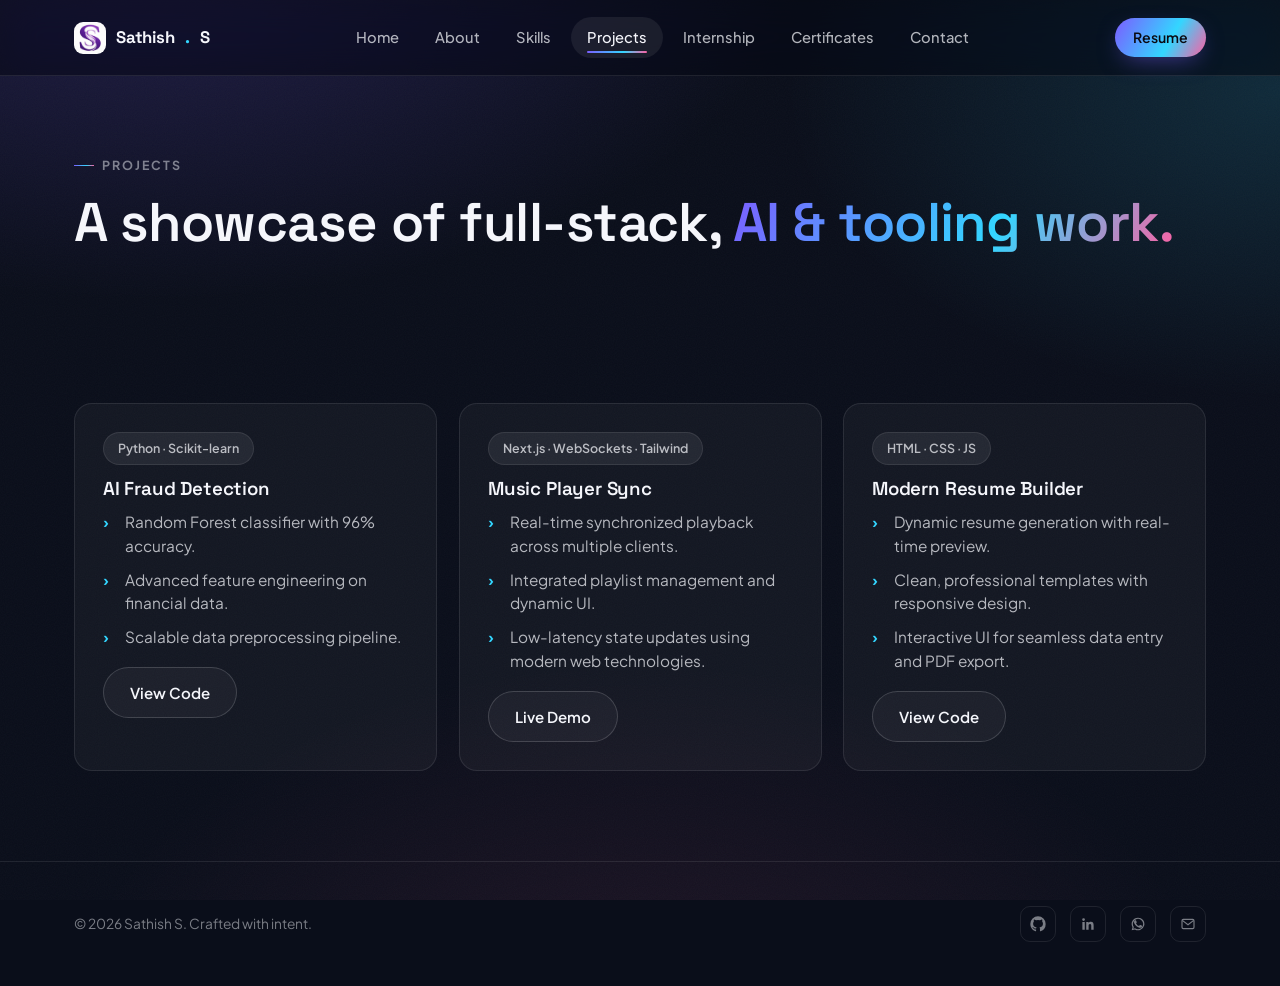
<file: projects.html>
<!doctype html>
<html lang="en">
<head>
<meta charset="UTF-8" />
<meta name="viewport" content="width=device-width, initial-scale=1.0" />
<title>Projects · Sathish S | Portfolio</title>
<meta name="description" content="Full-stack, AI and tooling projects built by Sathish S." />
<meta name="theme-color" content="#05070d" />
<link rel="icon" href="assets/images/logo.png" />
<link rel="manifest" href="assets/manifest.json" />
<link rel="preconnect" href="https://fonts.googleapis.com" />
<link rel="stylesheet" href="assets/css/tokens.css" />
<link rel="stylesheet" href="assets/css/base.css" />
<link rel="stylesheet" href="assets/css/components.css" />
<link rel="stylesheet" href="assets/css/animations.css" />
<link rel="stylesheet" href="assets/css/layout.css" />
<link rel="stylesheet" href="assets/css/certificates.css" />

<meta property="og:title" content="Projects · Sathish S | Portfolio" />
<meta property="og:description" content="Full-stack, AI and tooling projects built by Sathish S." />
<meta property="og:type" content="website" />

</head>
<body>
<a class="skip-link" href="#main">Skip to content</a>
<div class="ambient-bg"></div>
<div class="noise"></div>
<nav class="nav">
  <div class="nav-inner">
    <a class="brand" href="home.html"><img src="assets/images/logo.png" alt="Sathish S logo" />Sathish<span class="dot">.</span>S</a>
    <div class="nav-links">
      <a href="home.html">Home</a>
<a href="about.html">About</a>
<a href="skills.html">Skills</a>
<a href="projects.html">Projects</a>
<a href="internship.html">Internship</a>
<a href="certificates.html">Certificates</a>
<a href="contact.html">Contact</a>
    </div>
    <a class="nav-cta" href="assets/docs/resume.pdf" target="_blank" rel="noopener">Resume</a>
    <button class="nav-toggle" aria-label="Toggle menu" aria-expanded="false"><svg viewBox="0 0 24 24" fill="none" stroke="currentColor" stroke-width="1.8" stroke-linecap="round"><path d="M4 7h16M4 12h16M4 17h16"/></svg></button>
  </div>
</nav>
<main id="main">

<section class="page-hero">
  <div class="container">
    <p class="eyebrow" data-reveal>Projects</p>
    <h1 data-reveal>A showcase of full-stack, <span class="gradient-text">AI &amp; tooling work.</span></h1>
  </div>
</section>

<section class="section-tight">
  <div class="container projects-grid">

    <article class="card tilt" data-reveal>
      <span class="pill">Python · Scikit-learn</span>
      <h3 style="margin-top:14px;">AI Fraud Detection</h3>
      <ul class="check-list">
        <li>Random Forest classifier with 96% accuracy.</li>
        <li>Advanced feature engineering on financial data.</li>
        <li>Scalable data preprocessing pipeline.</li>
      </ul>
      <a class="btn btn-ghost" style="margin-top:18px;" href="https://github.com/sathish98-Subramani/Ai-Credit-Card-Fault-Detection.git" target="_blank" rel="noopener">View Code</a>
    </article>

    <article class="card tilt" data-reveal data-reveal-delay="80">
      <span class="pill">Next.js · WebSockets · Tailwind</span>
      <h3 style="margin-top:14px;">Music Player Sync</h3>
      <ul class="check-list">
        <li>Real-time synchronized playback across multiple clients.</li>
        <li>Integrated playlist management and dynamic UI.</li>
        <li>Low-latency state updates using modern web technologies.</li>
      </ul>
      <a class="btn btn-ghost" style="margin-top:18px;" href="https://music-player-sync-9846.vercel.app/" target="_blank" rel="noopener">Live Demo</a>
    </article>

    <article class="card tilt" data-reveal data-reveal-delay="160">
      <span class="pill">HTML · CSS · JS</span>
      <h3 style="margin-top:14px;">Modern Resume Builder</h3>
      <ul class="check-list">
        <li>Dynamic resume generation with real-time preview.</li>
        <li>Clean, professional templates with responsive design.</li>
        <li>Interactive UI for seamless data entry and PDF export.</li>
      </ul>
      <a class="btn btn-ghost" style="margin-top:18px;" href="https://github.com/sathish98-Subramani/Modern-Resume-Builder.git" target="_blank" rel="noopener">View Code</a>
    </article>

  </div>
</section>

</main>
<footer class="site-footer">
  <div class="container footer-inner">
    <span>&copy; <span data-year></span> Sathish S. Crafted with intent.</span>
    <div class="footer-social">
      <a href="https://github.com/sathish98-Subramani" target="_blank" rel="noopener" aria-label="GitHub"><svg viewBox="0 0 24 24" fill="currentColor"><path d="M12 .5A11.5 11.5 0 0 0 .5 12c0 5.08 3.29 9.39 7.86 10.91.57.1.78-.25.78-.55v-2.14c-3.2.7-3.87-1.36-3.87-1.36-.53-1.34-1.29-1.7-1.29-1.7-1.05-.72.08-.71.08-.71 1.16.08 1.77 1.19 1.77 1.19 1.03 1.77 2.71 1.26 3.37.96.1-.75.4-1.26.73-1.55-2.56-.29-5.25-1.28-5.25-5.7 0-1.26.45-2.29 1.19-3.09-.12-.29-.52-1.47.11-3.06 0 0 .97-.31 3.18 1.18a11.1 11.1 0 0 1 5.8 0c2.2-1.49 3.17-1.18 3.17-1.18.64 1.59.24 2.77.12 3.06.74.8 1.18 1.83 1.18 3.09 0 4.43-2.7 5.4-5.27 5.68.41.36.78 1.06.78 2.14v3.17c0 .3.21.66.79.55A11.5 11.5 0 0 0 23.5 12 11.5 11.5 0 0 0 12 .5Z"/></svg></a>
      <a href="https://www.linkedin.com/in/sathish-s-458304309" target="_blank" rel="noopener" aria-label="LinkedIn"><svg viewBox="0 0 24 24" fill="currentColor"><path d="M20.45 20.45h-3.56v-5.57c0-1.33-.02-3.04-1.85-3.04-1.86 0-2.14 1.45-2.14 2.94v5.67H9.34V9h3.41v1.56h.05c.48-.9 1.64-1.85 3.37-1.85 3.6 0 4.27 2.37 4.27 5.45v6.29ZM5.34 7.43a2.07 2.07 0 1 1 0-4.14 2.07 2.07 0 0 1 0 4.14ZM7.12 20.45H3.56V9h3.56v11.45Z"/></svg></a>
      <a href="https://wa.me/919941293589" target="_blank" rel="noopener" aria-label="WhatsApp"><svg viewBox="0 0 24 24" fill="currentColor"><path d="M17.47 14.38c-.3-.15-1.76-.87-2.03-.97-.27-.1-.47-.15-.67.15-.2.3-.77.97-.94 1.17-.17.2-.35.22-.65.07-.3-.15-1.25-.46-2.38-1.47-.88-.78-1.47-1.75-1.65-2.05-.17-.3-.02-.46.13-.61.13-.13.3-.35.45-.52.15-.17.2-.3.3-.5.1-.2.05-.37-.02-.52-.08-.15-.67-1.62-.92-2.21-.24-.58-.49-.5-.67-.51h-.57c-.2 0-.52.07-.79.37-.27.3-1.04 1.02-1.04 2.48s1.07 2.87 1.22 3.07c.15.2 2.1 3.2 5.08 4.49.71.31 1.26.49 1.69.63.71.23 1.36.2 1.87.12.57-.08 1.76-.72 2.01-1.42.25-.7.25-1.3.17-1.42-.07-.13-.27-.2-.57-.35Z"/><path d="M12 2.5a9.5 9.5 0 0 0-8.2 14.3L2.5 21.5l4.83-1.27A9.5 9.5 0 1 0 12 2.5Zm0 17.2a7.6 7.6 0 0 1-3.9-1.07l-.28-.17-2.85.75.76-2.78-.18-.28A7.68 7.68 0 1 1 12 19.7Z"/></svg></a>
      <a href="mailto:karthi99412@gmail.com" aria-label="Email"><svg viewBox="0 0 24 24" fill="none" stroke="currentColor" stroke-width="1.7"><rect x="3" y="5" width="18" height="14" rx="2"/><path d="m4 7 8 6 8-6"/></svg></a>
    </div>
  </div>
</footer>
<script src="assets/js/main.js"></script>

</body>
</html>
</file>
<file: assets/css/tokens.css>
:root {
  color-scheme: dark;

  /* Surfaces */
  --bg-0: #05070d;
  --bg-1: #0a0e1a;
  --bg-2: #1015246;
  --surface: rgba(255, 255, 255, 0.04);
  --surface-strong: rgba(255, 255, 255, 0.07);
  --border: rgba(255, 255, 255, 0.09);
  --border-strong: rgba(255, 255, 255, 0.16);

  /* Text */
  --text-0: #f5f6fb;
  --text-1: rgba(245, 246, 251, 0.72);
  --text-2: rgba(245, 246, 251, 0.48);

  /* Accents */
  --accent-a: #7c5cff;   /* violet */
  --accent-b: #33d6ff;   /* cyan */
  --accent-c: #ff5fa2;   /* pink */
  --accent-gradient: linear-gradient(120deg, var(--accent-a), var(--accent-b) 60%, var(--accent-c));

  /* Elevation */
  --shadow-soft: 0 20px 60px -20px rgba(0, 0, 0, 0.65);
  --shadow-glow: 0 0 0 1px rgba(124, 92, 255, 0.15), 0 20px 80px -20px rgba(124, 92, 255, 0.35);

  /* Motion */
  --ease-premium: cubic-bezier(0.16, 1, 0.3, 1);
  --ease-out-soft: cubic-bezier(0.22, 1, 0.36, 1);
  --dur-fast: 180ms;
  --dur-mid: 420ms;
  --dur-slow: 900ms;

  /* Type */
  --font-display: 'Space Grotesk', 'Plus Jakarta Sans', -apple-system, sans-serif;
  --font-body: 'Plus Jakarta Sans', -apple-system, BlinkMacSystemFont, sans-serif;

  /* Layout */
  --page-max: 1180px;
  --radius-lg: 28px;
  --radius-md: 18px;
  --radius-sm: 12px;
  --nav-h: 76px;
}

@media (prefers-color-scheme: light) {
  /* Site is intentionally dark-first (premium feel); no light overrides for now. */
}
</file>
<file: assets/css/base.css>
@import url('https://fonts.googleapis.com/css2?family=Space+Grotesk:wght@500;600;700&family=Plus+Jakarta+Sans:wght@300;400;500;600;700;800&display=swap');

*, *::before, *::after { box-sizing: border-box; }
html { scroll-behavior: smooth; }

@media (prefers-reduced-motion: reduce) {
  html { scroll-behavior: auto; }
  *, *::before, *::after {
    animation-duration: 0.001ms !important;
    animation-iteration-count: 1 !important;
    transition-duration: 0.001ms !important;
    scroll-behavior: auto !important;
  }
}

body {
  margin: 0;
  background: var(--bg-1);
  color: var(--text-0);
  font-family: var(--font-body);
  font-weight: 400;
  line-height: 1.55;
  -webkit-font-smoothing: antialiased;
  overflow-x: hidden;
}

h1, h2, h3, h4 {
  font-family: var(--font-display);
  font-weight: 600;
  line-height: 1.1;
  letter-spacing: -0.01em;
  margin: 0;
}

p { margin: 0; }
a { color: inherit; text-decoration: none; }
ul { margin: 0; padding: 0; list-style: none; }
img { max-width: 100%; display: block; }
button { font: inherit; color: inherit; background: none; border: none; cursor: pointer; }

::selection { background: var(--accent-a); color: white; }

/* Ambient gradient background layer, shared across pages */
.ambient-bg {
  position: fixed;
  inset: 0;
  z-index: -2;
  background:
    radial-gradient(1100px 620px at 12% -8%, rgba(124, 92, 255, 0.22), transparent 60%),
    radial-gradient(900px 560px at 100% 10%, rgba(51, 214, 255, 0.14), transparent 55%),
    radial-gradient(1000px 700px at 50% 120%, rgba(255, 95, 162, 0.10), transparent 60%),
    var(--bg-1);
  pointer-events: none;
}

.noise {
  position: fixed;
  inset: 0;
  z-index: -1;
  opacity: 0.035;
  pointer-events: none;
  background-image: url("data:image/svg+xml,%3Csvg xmlns='http://www.w3.org/2000/svg' width='120' height='120'%3E%3Cfilter id='n'%3E%3CfeTurbulence type='fractalNoise' baseFrequency='0.9' numOctaves='2' stitchTiles='stitch'/%3E%3C/filter%3E%3Crect width='100%25' height='100%25' filter='url(%23n)'/%3E%3C/svg%3E");
}

.container {
  max-width: var(--page-max);
  margin: 0 auto;
  padding: 0 24px;
}

::-webkit-scrollbar { width: 10px; }
::-webkit-scrollbar-track { background: transparent; }
::-webkit-scrollbar-thumb {
  background: rgba(255, 255, 255, 0.14);
  border-radius: 10px;
  border: 2px solid transparent;
  background-clip: padding-box;
}
::-webkit-scrollbar-thumb:hover { background: rgba(255, 255, 255, 0.24); background-clip: padding-box; }
</file>
<file: assets/css/components.css>
/* ============ NAV ============ */
.nav {
  position: fixed;
  top: 0; left: 0; right: 0;
  z-index: 100;
  height: var(--nav-h);
  display: flex;
  align-items: center;
  background: rgba(6, 9, 18, 0.55);
  backdrop-filter: blur(18px) saturate(140%);
  -webkit-backdrop-filter: blur(18px) saturate(140%);
  border-bottom: 1px solid var(--border);
  transition: background var(--dur-mid) var(--ease-out-soft), border-color var(--dur-mid);
}
.nav-inner {
  width: 100%;
  max-width: var(--page-max);
  margin: 0 auto;
  padding: 0 24px;
  display: flex;
  align-items: center;
  justify-content: space-between;
}
.brand {
  display: flex;
  align-items: center;
  gap: 10px;
  font-family: var(--font-display);
  font-weight: 700;
  font-size: 1.05rem;
  letter-spacing: -0.01em;
}
.brand img { width: 32px; height: 32px; border-radius: 9px; }
.brand .dot { color: var(--accent-b); }

.nav-links {
  display: flex;
  align-items: center;
  gap: 4px;
}
.nav-links a {
  position: relative;
  padding: 9px 16px;
  border-radius: 999px;
  font-size: 0.92rem;
  font-weight: 500;
  color: var(--text-1);
  transition: color var(--dur-fast) var(--ease-out-soft), background var(--dur-fast);
}
.nav-links a:hover { color: var(--text-0); background: var(--surface); }
.nav-links a.active { color: var(--text-0); background: var(--surface-strong); }
.nav-links a.active::after {
  content: '';
  position: absolute;
  left: 16px; right: 16px; bottom: 5px;
  height: 2px;
  border-radius: 2px;
  background: var(--accent-gradient);
}

.nav-cta {
  display: inline-flex;
  align-items: center;
  gap: 8px;
  padding: 9px 18px;
  border-radius: 999px;
  font-size: 0.88rem;
  font-weight: 600;
  background: var(--accent-gradient);
  color: #0a0a12;
  box-shadow: 0 8px 24px -8px rgba(124, 92, 255, 0.55);
  transition: transform var(--dur-fast) var(--ease-out-soft), box-shadow var(--dur-fast);
}
.nav-cta:hover { transform: translateY(-2px); box-shadow: 0 14px 30px -10px rgba(124, 92, 255, 0.65); }

.nav-toggle {
  display: none;
  width: 40px; height: 40px;
  align-items: center;
  justify-content: center;
  border-radius: 10px;
  border: 1px solid var(--border);
  background: var(--surface);
}
.nav-toggle svg { width: 18px; height: 18px; }

@media (max-width: 880px) {
  .nav-links { display: none; }
  .nav-cta { display: none; }
  .nav-toggle { display: inline-flex; }
  .nav-links.mobile-open {
    display: flex;
    flex-direction: column;
    position: absolute;
    top: var(--nav-h);
    left: 0; right: 0;
    padding: 10px 20px 22px;
    background: rgba(6, 9, 18, 0.97);
    border-bottom: 1px solid var(--border);
    gap: 2px;
  }
  .nav-links.mobile-open a { padding: 13px 14px; }
}

/* ============ BUTTONS ============ */
.btn {
  display: inline-flex;
  align-items: center;
  gap: 9px;
  padding: 13px 26px;
  border-radius: 999px;
  font-size: 0.94rem;
  font-weight: 600;
  transition: transform var(--dur-fast) var(--ease-out-soft), box-shadow var(--dur-fast), background var(--dur-fast), border-color var(--dur-fast);
  will-change: transform;
}
.btn-primary {
  background: var(--accent-gradient);
  color: #0a0a12;
  box-shadow: 0 10px 30px -10px rgba(124, 92, 255, 0.6);
}
.btn-primary:hover { transform: translateY(-3px); box-shadow: 0 18px 40px -12px rgba(124, 92, 255, 0.7); }
.btn-ghost {
  background: var(--surface);
  border: 1px solid var(--border-strong);
  color: var(--text-0);
}
.btn-ghost:hover { background: var(--surface-strong); transform: translateY(-3px); }
.btn:active { transform: translateY(0) scale(0.98); }

/* ============ SECTION / EYEBROW ============ */
.section { padding: 120px 0; position: relative; }
.section-tight { padding: 90px 0; }
.eyebrow {
  display: inline-flex;
  align-items: center;
  gap: 8px;
  font-size: 0.78rem;
  font-weight: 700;
  letter-spacing: 0.16em;
  text-transform: uppercase;
  color: var(--text-2);
  margin-bottom: 18px;
}
.eyebrow::before {
  content: '';
  width: 20px; height: 1px;
  background: var(--accent-gradient);
}
.section-title {
  font-size: clamp(1.9rem, 3.6vw, 2.7rem);
  margin-bottom: 14px;
}
.section-sub {
  max-width: 620px;
  color: var(--text-1);
  font-size: 1.02rem;
}
.gradient-text {
  background: var(--accent-gradient);
  -webkit-background-clip: text;
  background-clip: text;
  color: transparent;
}

/* ============ CARD ============ */
.card {
  background: var(--surface);
  border: 1px solid var(--border);
  border-radius: var(--radius-md);
  padding: 28px;
  transition: transform var(--dur-mid) var(--ease-premium), border-color var(--dur-mid), background var(--dur-mid), box-shadow var(--dur-mid);
  will-change: transform;
}
.card:hover {
  transform: translateY(-6px);
  border-color: var(--border-strong);
  background: var(--surface-strong);
  box-shadow: var(--shadow-soft);
}

/* ============ FOOTER ============ */
.site-footer {
  border-top: 1px solid var(--border);
  padding: 44px 0;
  color: var(--text-2);
  font-size: 0.86rem;
}
.footer-inner {
  display: flex;
  align-items: center;
  justify-content: space-between;
  flex-wrap: wrap;
  gap: 14px;
}
.footer-social { display: flex; gap: 14px; }
.footer-social a {
  width: 36px; height: 36px;
  display: inline-flex;
  align-items: center;
  justify-content: center;
  border-radius: 10px;
  border: 1px solid var(--border);
  transition: border-color var(--dur-fast), transform var(--dur-fast), color var(--dur-fast);
}
.footer-social a:hover { border-color: var(--border-strong); transform: translateY(-3px); color: var(--accent-b); }
.footer-social svg { width: 16px; height: 16px; }

/* ============ REVEAL ANIMATION ============ */
[data-reveal] {
  opacity: 0;
  transform: translateY(28px);
  transition: opacity var(--dur-slow) var(--ease-premium), transform var(--dur-slow) var(--ease-premium);
  will-change: opacity, transform;
}
[data-reveal].in-view { opacity: 1; transform: translateY(0); }
[data-reveal="scale"] { transform: translateY(0) scale(0.94); }
[data-reveal="scale"].in-view { transform: translateY(0) scale(1); }
[data-reveal="left"] { transform: translateX(-30px); }
[data-reveal="left"].in-view { transform: translateX(0); }
[data-reveal="right"] { transform: translateX(30px); }
[data-reveal="right"].in-view { transform: translateX(0); }

/* Page enter transition */
body.page-ready main { animation: pageIn var(--dur-slow) var(--ease-premium) both; }
@keyframes pageIn {
  from { opacity: 0; transform: translateY(14px); }
  to { opacity: 1; transform: translateY(0); }
}

/* ============ TAG / PILL ============ */
.pill {
  display: inline-flex;
  align-items: center;
  padding: 6px 14px;
  border-radius: 999px;
  font-size: 0.78rem;
  font-weight: 600;
  background: var(--surface-strong);
  border: 1px solid var(--border);
  color: var(--text-1);
}

/* ============ PAGE HERO (inner pages) ============ */
.page-hero {
  padding: calc(var(--nav-h) + 72px) 0 60px;
}
.page-hero h1 { font-size: clamp(2.1rem, 4.4vw, 3.4rem); }

/* Skip link for accessibility */
.skip-link {
  position: absolute;
  left: -999px;
  top: 0;
  background: var(--accent-b);
  color: #05070d;
  padding: 10px 16px;
  border-radius: 8px;
  z-index: 999;
  font-weight: 700;
}
.skip-link:focus { left: 16px; top: 16px; }
</file>
<file: assets/css/animations.css>
/* Cursor glow that follows pointer (desktop only) */
.cursor-glow {
  position: fixed;
  top: 0; left: 0;
  width: 480px; height: 480px;
  margin-left: -240px; margin-top: -240px;
  border-radius: 50%;
  background: radial-gradient(circle, rgba(124, 92, 255, 0.16), transparent 70%);
  pointer-events: none;
  z-index: 1;
  transform: translate3d(-1000px, -1000px, 0);
  transition: opacity 300ms ease;
  will-change: transform;
}
@media (max-width: 880px), (hover: none) { .cursor-glow { display: none; } }

/* Marquee for toolkit icons */
.marquee {
  overflow: hidden;
  -webkit-mask-image: linear-gradient(90deg, transparent, #000 8%, #000 92%, transparent);
  mask-image: linear-gradient(90deg, transparent, #000 8%, #000 92%, transparent);
}
.marquee-track {
  display: flex;
  align-items: center;
  gap: 46px;
  width: max-content;
  animation: marquee 26s linear infinite;
}
.marquee:hover .marquee-track { animation-play-state: paused; }
@keyframes marquee {
  from { transform: translateX(0); }
  to { transform: translateX(-50%); }
}
.marquee-track img {
  height: 34px; width: 34px;
  opacity: 0.55;
  filter: grayscale(0.2);
  transition: opacity var(--dur-fast), transform var(--dur-fast);
}
.marquee-track img:hover { opacity: 1; transform: translateY(-4px) scale(1.08); }

/* Skill bars */
.skill-row { margin-bottom: 20px; }
.skill-row-top {
  display: flex;
  justify-content: space-between;
  font-size: 0.88rem;
  margin-bottom: 8px;
  color: var(--text-1);
}
.skill-row-top strong { color: var(--text-0); font-weight: 600; }
.skill-track {
  height: 8px;
  border-radius: 999px;
  background: var(--surface-strong);
  border: 1px solid var(--border);
  overflow: hidden;
}
.skill-fill {
  height: 100%;
  border-radius: 999px;
  background: var(--accent-gradient);
  width: 0%;
  transition: width 1.1s var(--ease-premium);
}

/* Typing headline */
.typewriter {
  display: inline-block;
  border-right: 2px solid var(--accent-b);
  padding-right: 4px;
  animation: caret 900ms steps(1) infinite;
}
@keyframes caret { 50% { border-color: transparent; } }

/* Floating blob accent */
.blob {
  position: absolute;
  border-radius: 50%;
  filter: blur(60px);
  opacity: 0.5;
  z-index: -1;
  animation: floaty 10s var(--ease-out-soft) infinite alternate;
}
@keyframes floaty {
  from { transform: translate(0, 0) scale(1); }
  to { transform: translate(18px, -22px) scale(1.08); }
}

/* Magnetic tilt wrapper (JS sets --rx/--ry) */
.tilt {
  transform: perspective(800px) rotateX(var(--rx, 0deg)) rotateY(var(--ry, 0deg));
  transition: transform 260ms var(--ease-out-soft);
}

/* Ring glow around profile image */
.glow-ring {
  position: relative;
  border-radius: 50%;
  isolation: isolate;
}
.glow-ring::before {
  content: '';
  position: absolute;
  inset: -3px;
  border-radius: 50%;
  background: conic-gradient(from 0deg, var(--accent-a), var(--accent-b), var(--accent-c), var(--accent-a));
  z-index: -1;
  animation: spin 7s linear infinite;
}
@keyframes spin { to { transform: rotate(360deg); } }

@media (prefers-reduced-motion: reduce) {
  .marquee-track, .blob, .glow-ring::before, .typewriter { animation: none !important; }
}
</file>
<file: assets/css/layout.css>
/* ===== Home hero ===== */
.hero { padding: calc(var(--nav-h) + 60px) 0 40px; }
.hero-grid {
  display: grid;
  grid-template-columns: 1.15fr 0.85fr;
  gap: 48px;
  align-items: center;
}
.hero h1 { font-size: clamp(2.2rem, 5vw, 3.6rem); margin-bottom: 20px; }
.hero-actions { display: flex; gap: 14px; margin: 30px 0 22px; flex-wrap: wrap; }
.hero-roles { display: flex; gap: 10px; flex-wrap: wrap; }
.role-type { color: var(--accent-b); }

.hero-portrait { position: relative; justify-self: center; z-index: 1; }
.blob { position: absolute; }
.hero-portrait .glow-ring { width: 300px; height: 300px; padding: 6px; }
.hero-portrait img { width: 288px; height: 288px; border-radius: 50%; object-fit: cover; }

.stats-grid {
  display: grid;
  grid-template-columns: repeat(3, 1fr);
  gap: 18px;
}
.stats-grid .card { text-align: center; }
.stats-grid strong { display: block; font-family: var(--font-display); font-size: 2.1rem; background: var(--accent-gradient); -webkit-background-clip: text; background-clip: text; color: transparent; }
.stats-grid span { color: var(--text-1); font-size: 0.92rem; }

@media (max-width: 880px) {
  .hero-grid { grid-template-columns: 1fr; text-align: center; }
  .hero-actions, .hero-roles { justify-content: center; }
  .stats-grid { grid-template-columns: 1fr; }
}

/* ===== About ===== */
.about-grid { display: grid; grid-template-columns: 1fr 1fr; gap: 20px; }
.check-list { display: flex; flex-direction: column; gap: 10px; margin-top: 10px; }
.check-list li { position: relative; padding-left: 22px; color: var(--text-1); font-size: 0.96rem; }
.check-list li::before { content: '›'; position: absolute; left: 0; color: var(--accent-b); font-weight: 700; }
.tag-row { display: flex; gap: 10px; flex-wrap: wrap; margin-top: 12px; }
@media (max-width: 880px) { .about-grid { grid-template-columns: 1fr; } }

/* ===== Skills ===== */
.skills-grid { display: grid; grid-template-columns: 1.2fr 1fr; gap: 20px; align-items: start; }
.skills-side { display: flex; flex-direction: column; gap: 20px; }
@media (max-width: 880px) { .skills-grid { grid-template-columns: 1fr; } }

/* ===== Projects ===== */
.projects-grid { display: grid; grid-template-columns: repeat(auto-fit, minmax(300px, 1fr)); gap: 22px; }

/* ===== Internship timeline ===== */
.timeline { display: flex; flex-direction: column; gap: 22px; max-width: 720px; }
.timeline-item {
  padding: 26px 28px;
  border-radius: var(--radius-md);
  background: var(--surface);
  border: 1px solid var(--border);
  border-left: 3px solid var(--accent-a);
}
.timeline-item h3 { margin: 10px 0 6px; font-size: 1.2rem; }
.timeline-item .btn { margin-top: 16px; padding: 9px 18px; font-size: 0.85rem; }

/* ===== Contact ===== */
.contact-grid { display: grid; grid-template-columns: repeat(auto-fit, minmax(220px, 1fr)); gap: 18px; }
.contact-card { text-align: left; display: flex; flex-direction: column; gap: 6px; }
.contact-icon { font-size: 1.6rem; margin-bottom: 6px; }
.contact-card .pill { align-self: flex-start; margin-top: 10px; }
</file>
<file: assets/css/certificates.css>
.cert-group { margin-bottom: 46px; }
.cert-group-title {
  font-size: 1rem;
  font-weight: 700;
  letter-spacing: 0.02em;
  color: var(--text-1);
  margin-bottom: 18px;
  padding-bottom: 10px;
  border-bottom: 1px solid var(--border);
}
.cert-grid {
  display: grid;
  grid-template-columns: repeat(auto-fill, minmax(220px, 1fr));
  gap: 18px;
}
.cert-card {
  display: flex;
  flex-direction: column;
  border-radius: var(--radius-sm);
  border: 1px solid var(--border);
  background: var(--surface);
  overflow: hidden;
  transition: transform var(--dur-mid) var(--ease-premium), border-color var(--dur-mid), box-shadow var(--dur-mid);
}
.cert-card:hover { transform: translateY(-5px); border-color: var(--border-strong); box-shadow: var(--shadow-soft); }
.cert-card-image img {
  width: 100%;
  height: 150px;
  object-fit: cover;
}
.cert-card-doc .cert-card-icon {
  height: 96px;
  display: flex;
  align-items: center;
  justify-content: center;
  background: linear-gradient(160deg, rgba(124,92,255,0.16), rgba(51,214,255,0.08));
  color: var(--accent-b);
}
.cert-card-doc .cert-card-icon svg { width: 34px; height: 34px; }
.cert-card-body {
  padding: 14px 16px;
  display: flex;
  flex-direction: column;
  gap: 4px;
}
.cert-card-body span { font-size: 0.88rem; font-weight: 600; color: var(--text-0); }
.cert-card-body em { font-size: 0.76rem; font-style: normal; color: var(--accent-b); }
</file>
